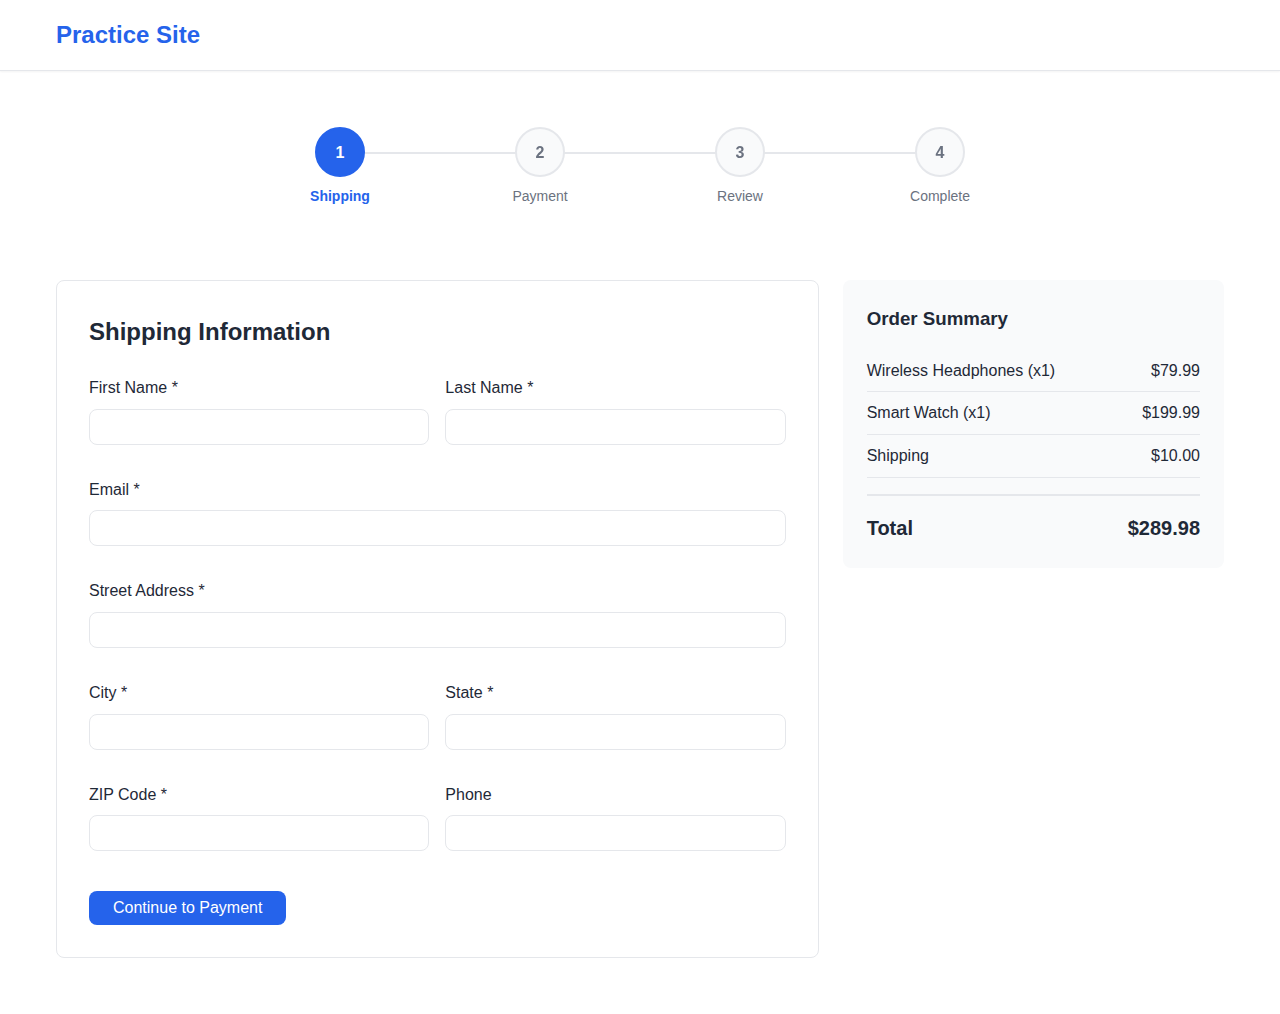
<file: checkout.html>
<!DOCTYPE html>
<html lang="en">
<head>
  <meta charset="UTF-8">
  <meta name="viewport" content="width=device-width, initial-scale=1.0">
  <title>Checkout - Practice Website</title>
    <!-- Google Tag Manager -->
    <script>(function(w,d,s,l,i){w[l]=w[l]||[];w[l].push({'gtm.start':
    new Date().getTime(),event:'gtm.js'});var f=d.getElementsByTagName(s)[0],
    j=d.createElement(s),dl=l!='dataLayer'?'&l='+l:'';j.async=true;j.src=
    'https://www.googletagmanager.com/gtm.js?id='+i+dl;f.parentNode.insertBefore(j,f);
    })(window,document,'script','dataLayer','GTM-MFJF3SZS');</script>
  <!-- End Google Tag Manager -->
  <style>
    /* === CSS Variables (Same as homepage) === */
    :root {
      --color-primary: #2563eb;
      --color-primary-dark: #1e40af;
      --color-secondary: #10b981;
      --color-accent: #f59e0b;
      --color-danger: #ef4444;
      --color-text: #1f2937;
      --color-text-light: #6b7280;
      --color-bg: #ffffff;
      --color-bg-light: #f9fafb;
      --color-border: #e5e7eb;
      --spacing-xs: 0.25rem;
      --spacing-sm: 0.5rem;
      --spacing-md: 1rem;
      --spacing-lg: 1.5rem;
      --spacing-xl: 2rem;
      --spacing-2xl: 3rem;
      --font-main: -apple-system, BlinkMacSystemFont, 'Segoe UI', Roboto, sans-serif;
      --border-radius: 8px;
      --shadow-sm: 0 1px 2px rgba(0, 0, 0, 0.05);
      --shadow-md: 0 4px 6px rgba(0, 0, 0, 0.1);
      --shadow-lg: 0 10px 15px rgba(0, 0, 0, 0.1);
      --transition: all 0.3s ease;
    }

    /* === Reset & Base === */
    * {
      box-sizing: border-box;
      margin: 0;
      padding: 0;
    }

    body {
      font-family: var(--font-main);
      color: var(--color-text);
      background-color: var(--color-bg);
      line-height: 1.6;
    }

    /* === Layout === */
    .container {
      max-width: 1200px;
      margin: 0 auto;
      padding: 0 var(--spacing-md);
    }

    /* === Header === */
    .site-header {
      background-color: var(--color-bg);
      border-bottom: 1px solid var(--color-border);
      box-shadow: var(--shadow-sm);
      padding: var(--spacing-md) 0;
    }

    .site-logo {
      font-size: 1.5rem;
      font-weight: bold;
      color: var(--color-primary);
      text-decoration: none;
    }

    /* === Main Content === */
    .main-content {
      min-height: calc(100vh - 100px);
      padding: var(--spacing-xl) 0;
    }

    /* === Progress Steps === */
    .progress-steps {
      display: flex;
      justify-content: center;
      align-items: center;
      margin-bottom: var(--spacing-2xl);
      padding: var(--spacing-lg) 0;
    }

    .step {
      display: flex;
      flex-direction: column;
      align-items: center;
      position: relative;
      flex: 1;
      max-width: 200px;
    }

    .step-number {
      width: 50px;
      height: 50px;
      border-radius: 50%;
      background-color: var(--color-bg-light);
      border: 2px solid var(--color-border);
      display: flex;
      align-items: center;
      justify-content: center;
      font-weight: bold;
      color: var(--color-text-light);
      margin-bottom: var(--spacing-sm);
      transition: var(--transition);
      z-index: 2;
      position: relative;
    }

    .step.active .step-number {
      background-color: var(--color-primary);
      border-color: var(--color-primary);
      color: white;
    }

    .step.completed .step-number {
      background-color: var(--color-secondary);
      border-color: var(--color-secondary);
      color: white;
    }

    .step.completed .step-number::after {
      content: '✓';
    }

    .step-label {
      font-size: 0.875rem;
      color: var(--color-text-light);
      text-align: center;
    }

    .step.active .step-label {
      color: var(--color-primary);
      font-weight: 600;
    }

    .step::after {
      content: '';
      position: absolute;
      top: 25px;
      left: 50%;
      width: 100%;
      height: 2px;
      background-color: var(--color-border);
      z-index: 1;
    }

    .step:last-child::after {
      display: none;
    }

    .step.completed::after {
      background-color: var(--color-secondary);
    }

    /* === Form Sections === */
    .checkout-section {
      display: none;
    }

    .checkout-section.active {
      display: block;
    }

    .form-card {
      background-color: var(--color-bg);
      border: 1px solid var(--color-border);
      border-radius: var(--border-radius);
      padding: var(--spacing-xl);
      margin-bottom: var(--spacing-lg);
    }

    .form-card h2 {
      margin-bottom: var(--spacing-lg);
      color: var(--color-text);
    }

    .form-grid {
      display: grid;
      grid-template-columns: repeat(auto-fit, minmax(250px, 1fr));
      gap: var(--spacing-md);
    }

    .form-group {
      margin-bottom: var(--spacing-md);
    }

    .form-group.full-width {
      grid-column: 1 / -1;
    }

    .form-label {
      display: block;
      margin-bottom: var(--spacing-sm);
      font-weight: 500;
      color: var(--color-text);
    }

    .form-input,
    .form-select {
      width: 100%;
      padding: var(--spacing-sm) var(--spacing-md);
      border: 1px solid var(--color-border);
      border-radius: var(--border-radius);
      font-size: 1rem;
      font-family: inherit;
      transition: var(--transition);
    }

    .form-input:focus,
    .form-select:focus {
      outline: none;
      border-color: var(--color-primary);
      box-shadow: 0 0 0 3px rgba(37, 99, 235, 0.1);
    }

    /* === Buttons === */
    .btn {
      padding: var(--spacing-sm) var(--spacing-lg);
      border: none;
      border-radius: var(--border-radius);
      font-weight: 500;
      transition: var(--transition);
      cursor: pointer;
      font-size: 1rem;
      display: inline-block;
    }

    .btn-primary {
      background-color: var(--color-primary);
      color: white;
    }

    .btn-primary:hover {
      background-color: var(--color-primary-dark);
    }

    .btn-secondary {
      background-color: var(--color-text-light);
      color: white;
    }

    .btn-secondary:hover {
      background-color: var(--color-text);
    }

    .btn-group {
      display: flex;
      gap: var(--spacing-md);
      margin-top: var(--spacing-lg);
    }

    /* === Order Summary === */
    .order-summary {
      background-color: var(--color-bg-light);
      border-radius: var(--border-radius);
      padding: var(--spacing-lg);
      position: sticky;
      top: var(--spacing-lg);
    }

    .order-summary h3 {
      margin-bottom: var(--spacing-md);
    }

    .order-item {
      display: flex;
      justify-content: space-between;
      padding: var(--spacing-sm) 0;
      border-bottom: 1px solid var(--color-border);
    }

    .order-item:last-child {
      border-bottom: none;
    }

    .order-total {
      display: flex;
      justify-content: space-between;
      padding-top: var(--spacing-md);
      margin-top: var(--spacing-md);
      border-top: 2px solid var(--color-border);
      font-size: 1.25rem;
      font-weight: bold;
    }

    /* === Payment Methods === */
    .payment-methods {
      display: grid;
      gap: var(--spacing-md);
    }

    .payment-option {
      border: 2px solid var(--color-border);
      border-radius: var(--border-radius);
      padding: var(--spacing-md);
      cursor: pointer;
      transition: var(--transition);
      display: flex;
      align-items: center;
      gap: var(--spacing-md);
    }

    .payment-option:hover {
      border-color: var(--color-primary);
      background-color: var(--color-bg-light);
    }

    .payment-option.selected {
      border-color: var(--color-primary);
      background-color: rgba(37, 99, 235, 0.05);
    }

    .payment-option input[type="radio"] {
      width: 20px;
      height: 20px;
      cursor: pointer;
    }

    .payment-details {
      display: none;
      margin-top: var(--spacing-md);
      padding: var(--spacing-md);
      background-color: var(--color-bg-light);
      border-radius: var(--border-radius);
    }

    .payment-details.active {
      display: block;
    }

    /* === Processing Animation === */
    .processing-screen {
      display: none;
      text-align: center;
      padding: var(--spacing-2xl);
    }

    .processing-screen.active {
      display: block;
    }

    .spinner {
      width: 60px;
      height: 60px;
      border: 4px solid var(--color-bg-light);
      border-top-color: var(--color-primary);
      border-radius: 50%;
      animation: spin 1s linear infinite;
      margin: 0 auto var(--spacing-lg);
    }

    @keyframes spin {
      to { transform: rotate(360deg); }
    }

    /* === Thank You Page === */
    .thank-you-page {
      display: none;
      text-align: center;
      padding: var(--spacing-2xl);
    }

    .thank-you-page.active {
      display: block;
    }

    .success-icon {
      width: 100px;
      height: 100px;
      background-color: var(--color-secondary);
      border-radius: 50%;
      display: flex;
      align-items: center;
      justify-content: center;
      margin: 0 auto var(--spacing-lg);
      font-size: 3rem;
      color: white;
    }

    .order-details {
      background-color: var(--color-bg-light);
      border-radius: var(--border-radius);
      padding: var(--spacing-xl);
      margin: var(--spacing-xl) auto;
      max-width: 600px;
      text-align: left;
    }

    .order-details-row {
      display: flex;
      justify-content: space-between;
      padding: var(--spacing-sm) 0;
      border-bottom: 1px solid var(--color-border);
    }

    /* === Responsive === */
    @media (max-width: 768px) {
      .progress-steps {
        flex-direction: column;
      }

      .step::after {
        display: none;
      }

      .form-grid {
        grid-template-columns: 1fr;
      }

      .btn-group {
        flex-direction: column;
      }

      .btn-group button {
        width: 100%;
      }
    }
  </style>
</head>
<body>
  <!-- Google Tag Manager (noscript) -->
<noscript>
  <iframe src="https://www.googletagmanager.com/ns.html?id=GTM-MFJF3SZS" height="0" width="0" style="display:none;visibility:hidden"> 
</iframe>
</noscript>
<!-- End Google Tag Manager (noscript) -->
  <!-- Header -->
  <header class="site-header">
    <div class="container">
      <a href="index.html" class="site-logo">Practice Site</a>
    </div>
  </header>

  <!-- Main Content -->
  <main class="main-content">
    <div class="container">
      <!-- Progress Steps -->
      <div class="progress-steps">
        <div class="step active" data-step="1">
          <div class="step-number">1</div>
          <span class="step-label">Shipping</span>
        </div>
        <div class="step" data-step="2">
          <div class="step-number">2</div>
          <span class="step-label">Payment</span>
        </div>
        <div class="step" data-step="3">
          <div class="step-number">3</div>
          <span class="step-label">Review</span>
        </div>
        <div class="step" data-step="4">
          <div class="step-number">4</div>
          <span class="step-label">Complete</span>
        </div>
      </div>

      <!-- Step 1: Shipping Information -->
      <section class="checkout-section active" data-section="1">
        <div style="display: grid; grid-template-columns: 2fr 1fr; gap: var(--spacing-lg);">
          <div>
            <div class="form-card">
              <h2>Shipping Information</h2>
              <form id="shipping-form">
                <div class="form-grid">
                  <div class="form-group">
                    <label class="form-label" for="first-name">First Name *</label>
                    <input type="text" id="first-name" class="form-input" required>
                  </div>
                  <div class="form-group">
                    <label class="form-label" for="last-name">Last Name *</label>
                    <input type="text" id="last-name" class="form-input" required>
                  </div>
                  <div class="form-group full-width">
                    <label class="form-label" for="email">Email *</label>
                    <input type="email" id="email" class="form-input" required>
                  </div>
                  <div class="form-group full-width">
                    <label class="form-label" for="address">Street Address *</label>
                    <input type="text" id="address" class="form-input" required>
                  </div>
                  <div class="form-group">
                    <label class="form-label" for="city">City *</label>
                    <input type="text" id="city" class="form-input" required>
                  </div>
                  <div class="form-group">
                    <label class="form-label" for="state">State *</label>
                    <input type="text" id="state" class="form-input" required>
                  </div>
                  <div class="form-group">
                    <label class="form-label" for="zip">ZIP Code *</label>
                    <input type="text" id="zip" class="form-input" required>
                  </div>
                  <div class="form-group">
                    <label class="form-label" for="phone">Phone</label>
                    <input type="tel" id="phone" class="form-input">
                  </div>
                </div>
                <div class="btn-group">
                  <button type="submit" class="btn btn-primary">Continue to Payment</button>
                </div>
              </form>
            </div>
          </div>
          <div>
            <div class="order-summary">
              <h3>Order Summary</h3>
              <div class="order-item">
                <span>Wireless Headphones (x1)</span>
                <span>$79.99</span>
              </div>
              <div class="order-item">
                <span>Smart Watch (x1)</span>
                <span>$199.99</span>
              </div>
              <div class="order-item">
                <span>Shipping</span>
                <span>$10.00</span>
              </div>
              <div class="order-total">
                <span>Total</span>
                <span>$289.98</span>
              </div>
            </div>
          </div>
        </div>
      </section>

      <!-- Step 2: Payment Information -->
      <section class="checkout-section" data-section="2">
        <div style="display: grid; grid-template-columns: 2fr 1fr; gap: var(--spacing-lg);">
          <div>
            <div class="form-card">
              <h2>Payment Method</h2>
              <div class="payment-methods">
                <label class="payment-option selected">
                  <input type="radio" name="payment" value="credit" checked>
                  <div>
                    <strong>Credit Card</strong>
                    <p style="color: var(--color-text-light); font-size: 0.875rem;">Pay with Visa, Mastercard, or Amex</p>
                  </div>
                </label>
                <label class="payment-option">
                  <input type="radio" name="payment" value="paypal">
                  <div>
                    <strong>PayPal</strong>
                    <p style="color: var(--color-text-light); font-size: 0.875rem;">Fast and secure payment</p>
                  </div>
                </label>
                <label class="payment-option">
                  <input type="radio" name="payment" value="bank">
                  <div>
                    <strong>Bank Transfer</strong>
                    <p style="color: var(--color-text-light); font-size: 0.875rem;">Direct bank transfer</p>
                  </div>
                </label>
              </div>

              <div class="payment-details active" id="credit-details">
                <form id="payment-form">
                  <div class="form-group">
                    <label class="form-label" for="card-number">Card Number *</label>
                    <input type="text" id="card-number" class="form-input" placeholder="1234 5678 9012 3456" maxlength="19" required>
                  </div>
                  <div class="form-group">
                    <label class="form-label" for="card-name">Cardholder Name *</label>
                    <input type="text" id="card-name" class="form-input" required>
                  </div>
                  <div class="form-grid">
                    <div class="form-group">
                      <label class="form-label" for="expiry">Expiry Date *</label>
                      <input type="text" id="expiry" class="form-input" placeholder="MM/YY" maxlength="5" required>
                    </div>
                    <div class="form-group">
                      <label class="form-label" for="cvv">CVV *</label>
                      <input type="text" id="cvv" class="form-input" placeholder="123" maxlength="4" required>
                    </div>
                  </div>
                  <div class="btn-group">
                    <button type="button" class="btn btn-secondary js-back">Back</button>
                    <button type="submit" class="btn btn-primary">Continue to Review</button>
                  </div>
                </form>
              </div>

              <div class="payment-details" id="paypal-details">
                <p>You will be redirected to PayPal to complete your purchase.</p>
                <div class="btn-group">
                  <button type="button" class="btn btn-secondary js-back">Back</button>
                  <button type="button" class="btn btn-primary js-continue">Continue to Review</button>
                </div>
              </div>

              <div class="payment-details" id="bank-details">
                <p>Bank transfer instructions will be sent to your email after placing the order.</p>
                <div class="btn-group">
                  <button type="button" class="btn btn-secondary js-back">Back</button>
                  <button type="button" class="btn btn-primary js-continue">Continue to Review</button>
                </div>
              </div>
            </div>
          </div>
          <div>
            <div class="order-summary">
              <h3>Order Summary</h3>
              <div class="order-item">
                <span>Wireless Headphones (x1)</span>
                <span>$79.99</span>
              </div>
              <div class="order-item">
                <span>Smart Watch (x1)</span>
                <span>$199.99</span>
              </div>
              <div class="order-item">
                <span>Shipping</span>
                <span>$10.00</span>
              </div>
              <div class="order-total">
                <span>Total</span>
                <span>$289.98</span>
              </div>
            </div>
          </div>
        </div>
      </section>

      <!-- Step 3: Review Order -->
      <section class="checkout-section" data-section="3">
        <div style="display: grid; grid-template-columns: 2fr 1fr; gap: var(--spacing-lg);">
          <div>
            <div class="form-card">
              <h2>Review Your Order</h2>
              
              <h3 style="margin-top: var(--spacing-lg); margin-bottom: var(--spacing-md);">Shipping Address</h3>
              <p id="review-shipping" style="color: var(--color-text-light);"></p>

              <h3 style="margin-top: var(--spacing-lg); margin-bottom: var(--spacing-md);">Payment Method</h3>
              <p id="review-payment" style="color: var(--color-text-light);"></p>

              <h3 style="margin-top: var(--spacing-lg); margin-bottom: var(--spacing-md);">Order Items</h3>
              <div class="order-item">
                <span>Wireless Headphones (x1)</span>
                <span>$79.99</span>
              </div>
              <div class="order-item">
                <span>Smart Watch (x1)</span>
                <span>$199.99</span>
              </div>

              <div class="btn-group">
                <button type="button" class="btn btn-secondary js-back">Back</button>
                <button type="button" class="btn btn-primary js-place-order">Place Order</button>
              </div>
            </div>
          </div>
          <div>
            <div class="order-summary">
              <h3>Order Summary</h3>
              <div class="order-item">
                <span>Wireless Headphones (x1)</span>
                <span>$79.99</span>
              </div>
              <div class="order-item">
                <span>Smart Watch (x1)</span>
                <span>$199.99</span>
              </div>
              <div class="order-item">
                <span>Shipping</span>
                <span>$10.00</span>
              </div>
              <div class="order-total">
                <span>Total</span>
                <span>$289.98</span>
              </div>
            </div>
          </div>
        </div>
      </section>

      <!-- Processing Screen -->
      <section class="checkout-section processing-screen" data-section="processing">
        <div class="spinner"></div>
        <h2>Processing Your Order...</h2>
        <p style="color: var(--color-text-light); margin-top: var(--spacing-md);">Please wait while we confirm your payment</p>
      </section>

      <!-- Thank You Page -->
      <section class="checkout-section thank-you-page" data-section="4">
        <div class="success-icon">✓</div>
        <h1>Thank You for Your Order!</h1>
        <p style="color: var(--color-text-light); margin: var(--spacing-lg) 0; font-size: 1.125rem;">
          Your order has been successfully placed.
        </p>

        <div class="order-details">
          <h3 style="margin-bottom: var(--spacing-md);">Order Details</h3>
          <div class="order-details-row">
            <span>Order Number:</span>
            <strong id="order-number"></strong>
          </div>
          <div class="order-details-row">
            <span>Date:</span>
            <strong id="order-date"></strong>
          </div>
          <div class="order-details-row">
            <span>Total:</span>
            <strong>$289.98</strong>
          </div>
          <div class="order-details-row" style="border: none;">
            <span>Email:</span>
            <strong id="order-email"></strong>
          </div>
        </div>

        <p style="margin: var(--spacing-xl) 0;">
          A confirmation email has been sent to your email address with your order details and tracking information.
        </p>

        <div class="btn-group" style="justify-content: center;">
          <a href="index.html" class="btn btn-primary">Return to Homepage</a>
          <button class="btn btn-secondary">Track Order</button>
        </div>
      </section>
    </div>
  </main>

  <script>
    // Checkout Manager
    class CheckoutManager {
      constructor() {
        this.currentStep = 1;
        this.orderData = {};
        this.init();
      }

      init() {
        this.bindEvents();
      }

      bindEvents() {
        // Shipping form
        document.getElementById('shipping-form').addEventListener('submit', (e) => {
          e.preventDefault();
          this.saveShippingData();
          this.goToStep(2);
        });

        // Payment form
        document.getElementById('payment-form').addEventListener('submit', (e) => {
          e.preventDefault();
          this.savePaymentData();
          this.goToStep(3);
        });

        // Payment method selection
        document.querySelectorAll('input[name="payment"]').forEach(radio => {
          radio.addEventListener('change', (e) => {
            this.handlePaymentMethodChange(e.target.value);
          });
        });

        // Back buttons
        document.querySelectorAll('.js-back').forEach(btn => {
          btn.addEventListener('click', () => {
            this.goToStep(this.currentStep - 1);
          });
        });

        // Continue buttons for non-credit payment methods
        document.querySelectorAll('.js-continue').forEach(btn => {
          btn.addEventListener('click', () => {
            this.savePaymentData();
            this.goToStep(3);
          });
        });

        // Place order button
        document.querySelector('.js-place-order').addEventListener('click', () => {
          this.processOrder();
        });

        // Card number formatting
        document.getElementById('card-number').addEventListener('input', (e) => {
          let value = e.target.value.replace(/\s/g, '');
          let formattedValue = value.match(/.{1,4}/g)?.join(' ') || value;
          e.target.value = formattedValue;
        });

        // Expiry date formatting
        document.getElementById('expiry').addEventListener('input', (e) => {
          let value = e.target.value.replace(/\D/g, '');
          if (value.length >= 2) {
            value = value.substring(0, 2) + '/' + value.substring(2, 4);
          }
          e.target.value = value;
        });
      }

      handlePaymentMethodChange(method) {
        // Update UI
        document.querySelectorAll('.payment-option').forEach(option => {
          option.classList.remove('selected');
        });
        event.target.closest('.payment-option').classList.add('selected');

        // Show appropriate payment details
        document.querySelectorAll('.payment-details').forEach(detail => {
          detail.classList.remove('active');
        });

        if (method === 'credit') {
          document.getElementById('credit-details').classList.add('active');
        } else if (method === 'paypal') {
          document.getElementById('paypal-details').classList.add('active');
        } else if (method === 'bank') {
          document.getElementById('bank-details').classList.add('active');
        }
      }

      saveShippingData() {
        this.orderData.shipping = {
          firstName: document.getElementById('first-name').value,
          lastName: document.getElementById('last-name').value,
          email: document.getElementById('email').value,
          address: document.getElementById('address').value,
          city: document.getElementById('city').value,
          state: document.getElementById('state').value,
          zip: document.getElementById('zip').value,
          phone: document.getElementById('phone').value
        };
      }

      savePaymentData() {
        const paymentMethod = document.querySelector('input[name="payment"]:checked').value;
        this.orderData.payment = {
          method: paymentMethod
        };

        if (paymentMethod === 'credit') {
          this.orderData.payment.cardLast4 = document.getElementById('card-number').value.slice(-4);
        }
      }

      goToStep(step) {
        // Hide all sections
        document.querySelectorAll('.checkout-section').forEach(section => {
          section.classList.remove('active');
        });

        // Show current section
        document.querySelector(`.checkout-section[data-section="${step}"]`).classList.add('active');

        // Update progress steps
        document.querySelectorAll('.step').forEach(stepEl => {
          const stepNum = parseInt(stepEl.dataset.step);
          stepEl.classList.remove('active', 'completed');
          
          if (stepNum < step) {
            stepEl.classList.add('completed');
          } else if (stepNum === step) {
            stepEl.classList.add('active');
          }
        });

        this.currentStep = step;

        // If on review step, populate review data
        if (step === 3) {
          this.populateReview();
        }

        // Scroll to top
        window.scrollTo({ top: 0, behavior: 'smooth' });
      }

      populateReview() {
        const shipping = this.orderData.shipping;
        document.getElementById('review-shipping').innerHTML = `
          ${shipping.firstName} ${shipping.lastName}<br>
          ${shipping.address}<br>
          ${shipping.city}, ${shipping.state} ${shipping.zip}<br>
          ${shipping.email}
        `;

        const payment = this.orderData.payment;
        let paymentText = '';
        if (payment.method === 'credit') {
          paymentText = `Credit Card ending in ${payment.cardLast4}`;
        } else if (payment.method === 'paypal') {
          paymentText = 'PayPal';
        } else if (payment.method === 'bank') {
          paymentText = 'Bank Transfer';
        }
        document.getElementById('review-payment').textContent = paymentText;
      }

      processOrder() {
        // Show processing screen
        this.goToStep('processing');

        // Simulate payment processing (2 seconds)
        setTimeout(() => {
          this.completeOrder();
        }, 2000);
      }

      completeOrder() {
        // Generate order number
        const orderNumber = 'ORD-' + Math.random().toString(36).substr(2, 9).toUpperCase();
        const orderDate = new Date().toLocaleDateString('en-US', {
          year: 'numeric',
          month: 'long',
          day: 'numeric'
        });

        // Populate thank you page
        document.getElementById('order-number').textContent = orderNumber;
        document.getElementById('order-date').textContent = orderDate;
        document.getElementById('order-email').textContent = this.orderData.shipping.email;

        // Show thank you page
        this.goToStep(4);

        // Mark all steps as completed
        document.querySelectorAll('.step').forEach(stepEl => {
          stepEl.classList.add('completed');
        });
      }
    }

    // Initialize checkout
    document.addEventListener('DOMContentLoaded', () => {
      new CheckoutManager();
    });
  </script>
</body>
</html>
</file>
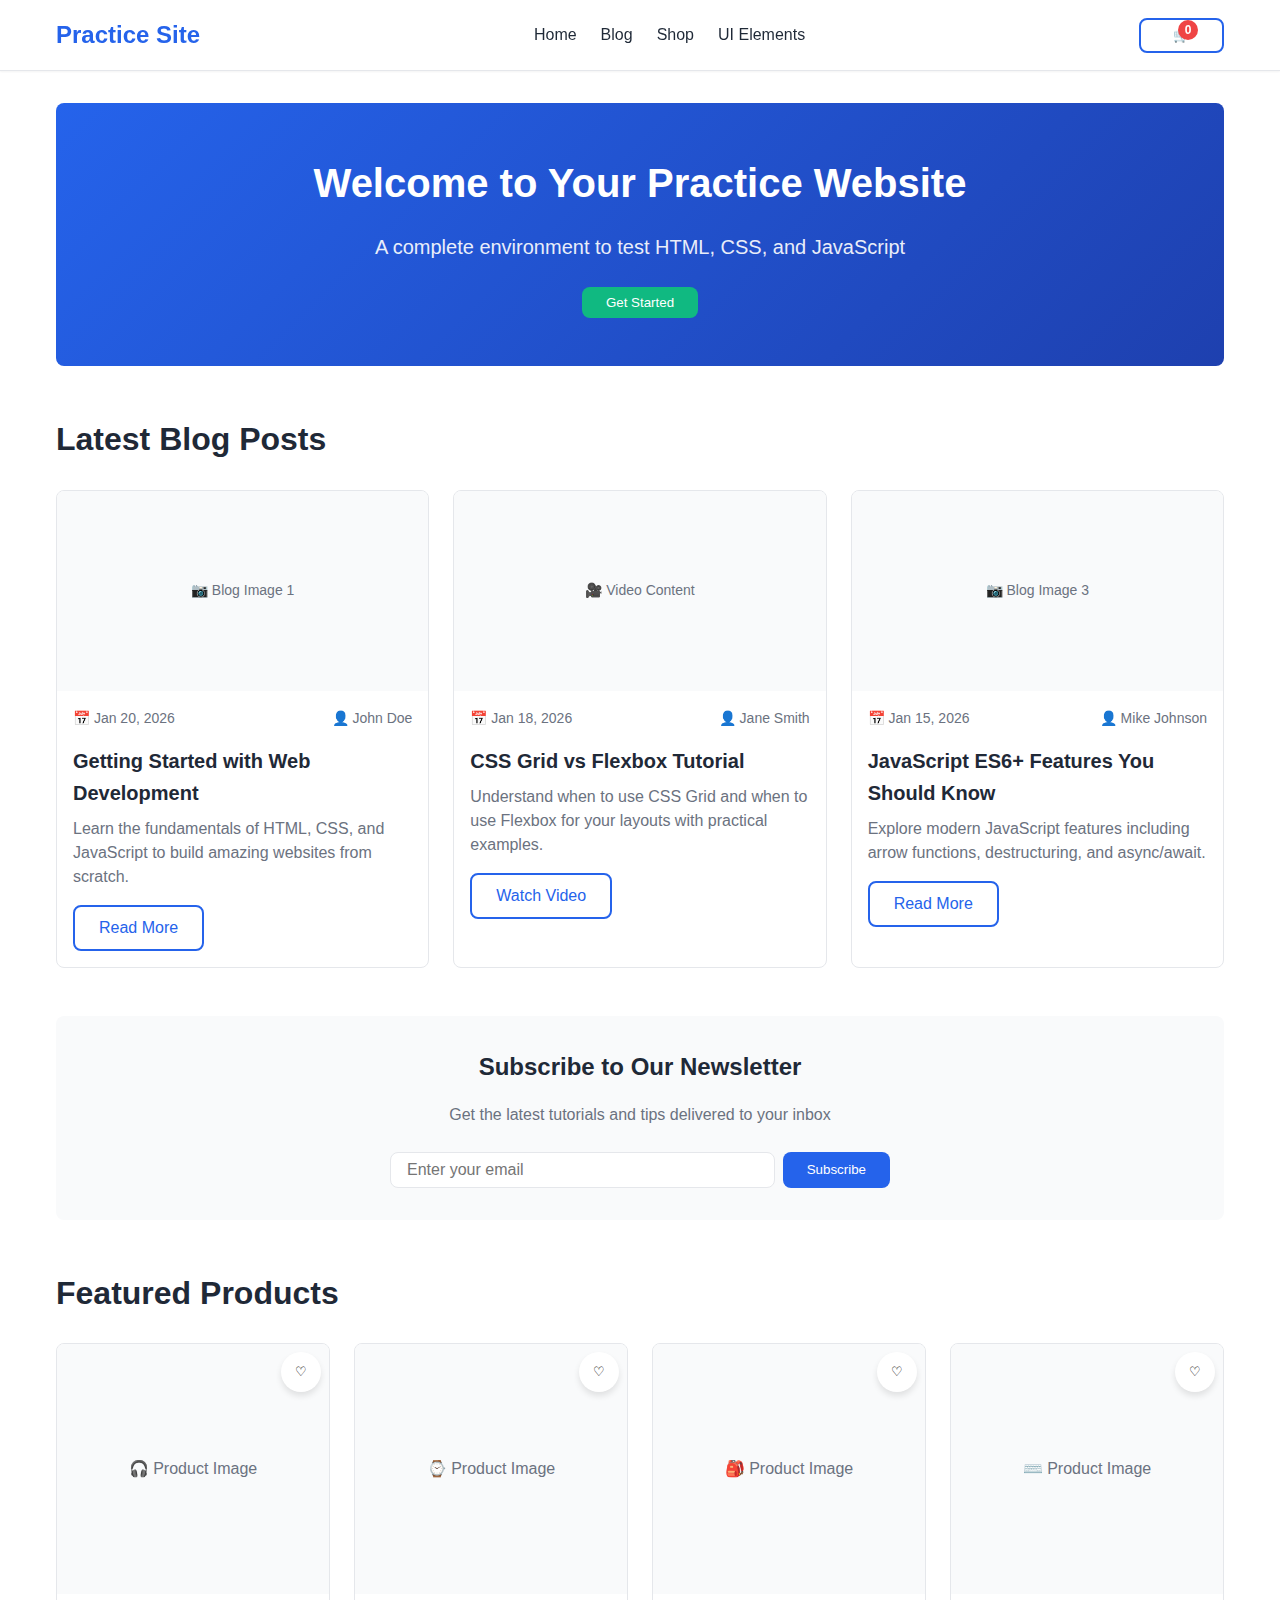
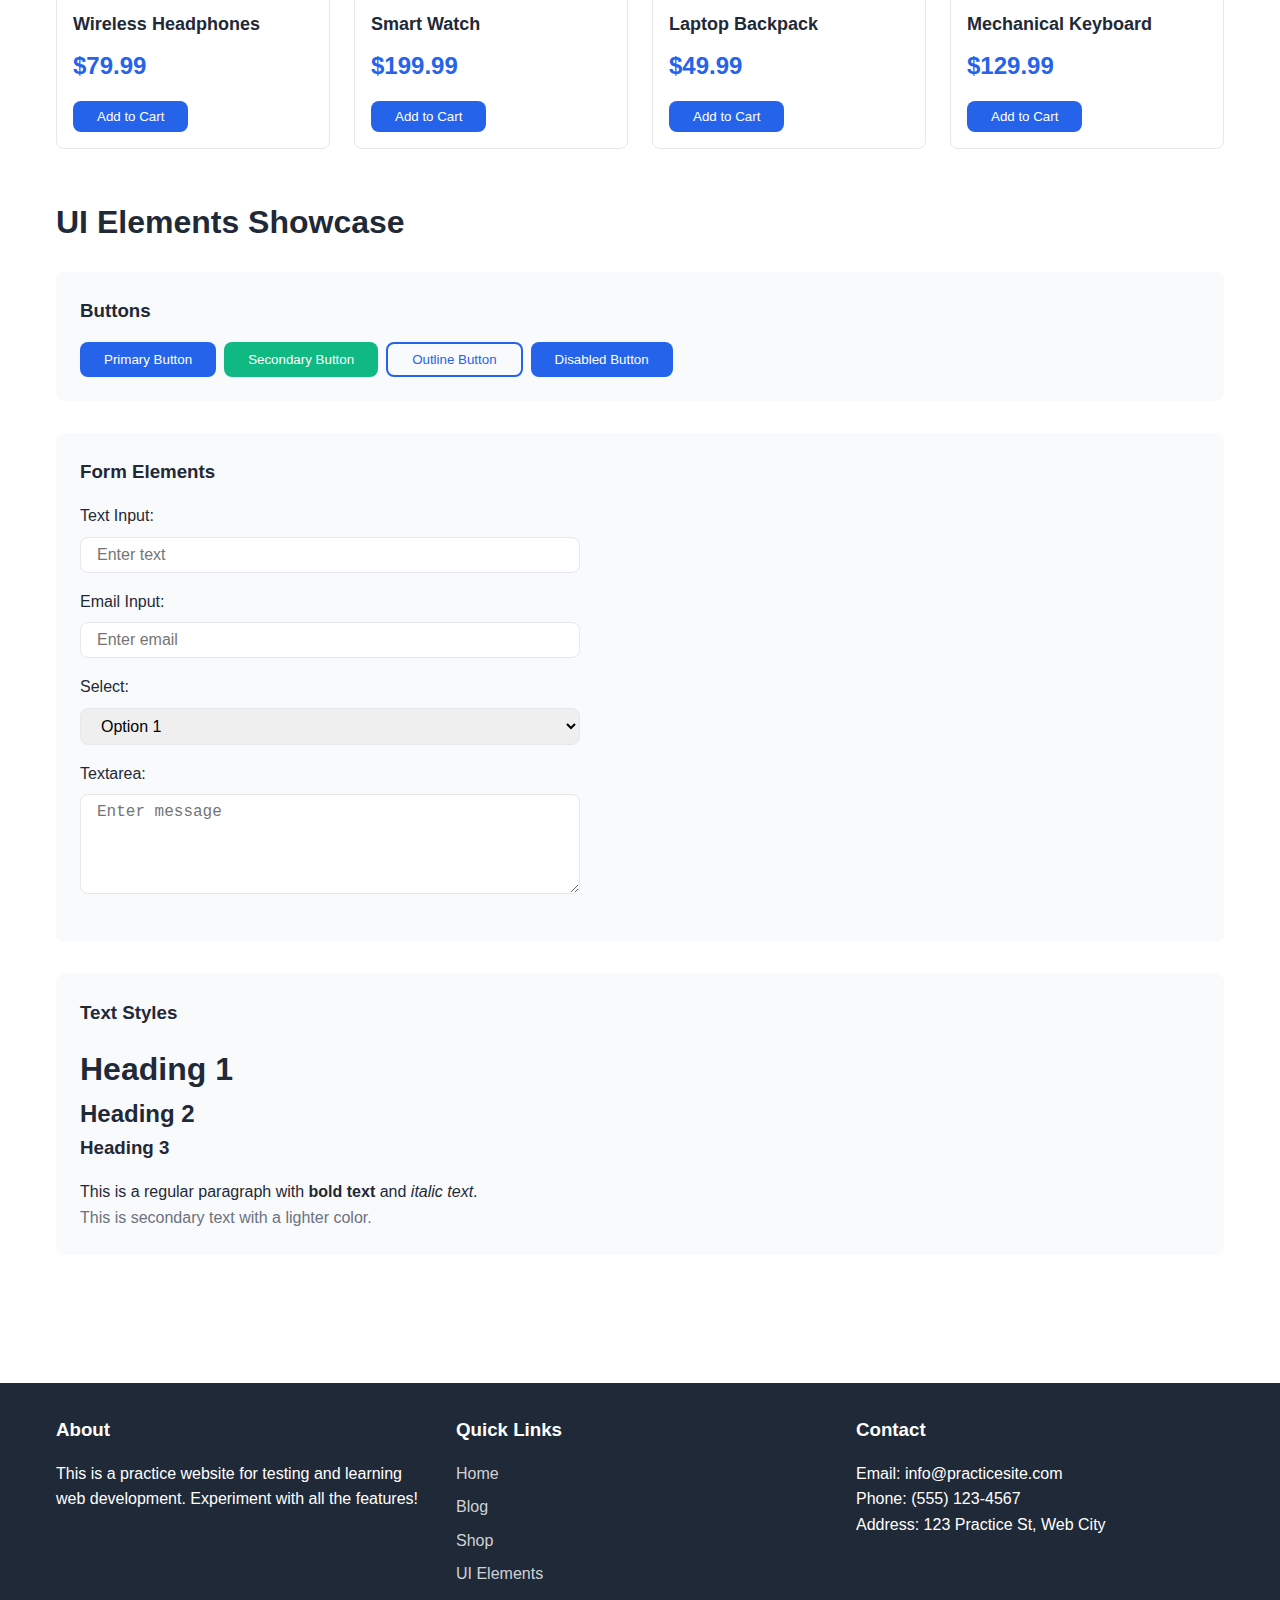
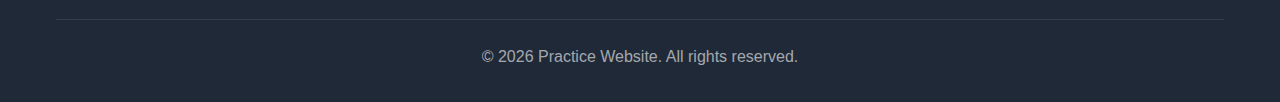
<file: practice-website.html>
<!DOCTYPE html>
<html lang="en">
<head>
  
  <!-- Google Tag Manager -->
    <script>(function(w,d,s,l,i){w[l]=w[l]||[];w[l].push({'gtm.start':
    new Date().getTime(),event:'gtm.js'});var f=d.getElementsByTagName(s)[0],
    j=d.createElement(s),dl=l!='dataLayer'?'&l='+l:'';j.async=true;j.src=
    'https://www.googletagmanager.com/gtm.js?id='+i+dl;f.parentNode.insertBefore(j,f);
    })(window,document,'script','dataLayer','GTM-MFJF3SZS');</script>
  <!-- End Google Tag Manager -->
  <meta charset="UTF-8">
  <meta name="viewport" content="width=device-width, initial-scale=1.0">
  <title>Practice Website - Home</title>
  <style>
    /* === CSS Variables === */
    :root {
      --color-primary: #2563eb;
      --color-primary-dark: #1e40af;
      --color-secondary: #10b981;
      --color-accent: #f59e0b;
      --color-danger: #ef4444;
      --color-text: #1f2937;
      --color-text-light: #6b7280;
      --color-bg: #ffffff;
      --color-bg-light: #f9fafb;
      --color-border: #e5e7eb;
      --spacing-xs: 0.25rem;
      --spacing-sm: 0.5rem;
      --spacing-md: 1rem;
      --spacing-lg: 1.5rem;
      --spacing-xl: 2rem;
      --spacing-2xl: 3rem;
      --font-main: -apple-system, BlinkMacSystemFont, 'Segoe UI', Roboto, sans-serif;
      --border-radius: 8px;
      --shadow-sm: 0 1px 2px rgba(0, 0, 0, 0.05);
      --shadow-md: 0 4px 6px rgba(0, 0, 0, 0.1);
      --shadow-lg: 0 10px 15px rgba(0, 0, 0, 0.1);
      --transition: all 0.3s ease;
    }

    /* === Reset & Base === */
    * {
      box-sizing: border-box;
      margin: 0;
      padding: 0;
    }

    body {
      font-family: var(--font-main);
      color: var(--color-text);
      background-color: var(--color-bg);
      line-height: 1.6;
    }

    img {
      max-width: 100%;
      height: auto;
      display: block;
    }

    button {
      cursor: pointer;
      font-family: inherit;
    }

    /* === Layout === */
    .container {
      max-width: 1200px;
      margin: 0 auto;
      padding: 0 var(--spacing-md);
    }

    /* === Header & Navigation === */
    .site-header {
      background-color: var(--color-bg);
      border-bottom: 1px solid var(--color-border);
      position: sticky;
      top: 0;
      z-index: 1000;
      box-shadow: var(--shadow-sm);
    }

    .main-nav {
      display: flex;
      justify-content: space-between;
      align-items: center;
      padding: var(--spacing-md) 0;
    }

    .site-logo {
      font-size: 1.5rem;
      font-weight: bold;
      color: var(--color-primary);
      text-decoration: none;
    }

    .nav-menu {
      display: flex;
      gap: var(--spacing-lg);
      list-style: none;
    }

    .nav-menu a {
      color: var(--color-text);
      text-decoration: none;
      font-weight: 500;
      transition: var(--transition);
    }

    .nav-menu a:hover {
      color: var(--color-primary);
    }

    .nav-actions {
      display: flex;
      gap: var(--spacing-md);
      align-items: center;
    }

    .cart-icon {
      position: relative;
      padding: var(--spacing-sm);
    }

    .cart-count {
      position: absolute;
      top: 0;
      right: 0;
      background-color: var(--color-danger);
      color: white;
      border-radius: 50%;
      width: 20px;
      height: 20px;
      display: flex;
      align-items: center;
      justify-content: center;
      font-size: 0.75rem;
      font-weight: bold;
    }

    /* === Buttons === */
    .btn {
      padding: var(--spacing-sm) var(--spacing-lg);
      border: none;
      border-radius: var(--border-radius);
      font-weight: 500;
      transition: var(--transition);
      display: inline-block;
      text-decoration: none;
      text-align: center;
    }

    .btn-primary {
      background-color: var(--color-primary);
      color: white;
    }

    .btn-primary:hover {
      background-color: var(--color-primary-dark);
    }

    .btn-secondary {
      background-color: var(--color-secondary);
      color: white;
    }

    .btn-secondary:hover {
      background-color: #059669;
    }

    .btn-outline {
      background-color: transparent;
      border: 2px solid var(--color-primary);
      color: var(--color-primary);
    }

    .btn-outline:hover {
      background-color: var(--color-primary);
      color: white;
    }

    /* === Main Content === */
    .main-content {
      min-height: calc(100vh - 200px);
      padding: var(--spacing-xl) 0;
    }

    .section {
      margin-bottom: var(--spacing-2xl);
    }

    .section-title {
      font-size: 2rem;
      margin-bottom: var(--spacing-lg);
      color: var(--color-text);
    }

    /* === Hero Section === */
    .hero {
      background: linear-gradient(135deg, var(--color-primary) 0%, var(--color-primary-dark) 100%);
      color: white;
      padding: var(--spacing-2xl) 0;
      text-align: center;
      border-radius: var(--border-radius);
      margin-bottom: var(--spacing-2xl);
    }

    .hero h1 {
      font-size: 2.5rem;
      margin-bottom: var(--spacing-md);
    }

    .hero p {
      font-size: 1.25rem;
      margin-bottom: var(--spacing-lg);
      opacity: 0.9;
    }

    /* === Blog Section === */
    .blog-grid {
      display: grid;
      grid-template-columns: repeat(auto-fill, minmax(300px, 1fr));
      gap: var(--spacing-lg);
    }

    .blog-post {
      background-color: var(--color-bg);
      border: 1px solid var(--color-border);
      border-radius: var(--border-radius);
      overflow: hidden;
      transition: var(--transition);
    }

    .blog-post:hover {
      box-shadow: var(--shadow-lg);
      transform: translateY(-4px);
    }

    .blog-post__image {
      width: 100%;
      height: 200px;
      background-color: var(--color-bg-light);
      display: flex;
      align-items: center;
      justify-content: center;
      color: var(--color-text-light);
      font-size: 0.875rem;
    }

    .blog-post__content {
      padding: var(--spacing-md);
    }

    .blog-post__title {
      font-size: 1.25rem;
      margin-bottom: var(--spacing-sm);
      color: var(--color-text);
    }

    .blog-post__excerpt {
      color: var(--color-text-light);
      margin-bottom: var(--spacing-md);
      line-height: 1.5;
    }

    .blog-post__meta {
      display: flex;
      justify-content: space-between;
      font-size: 0.875rem;
      color: var(--color-text-light);
      margin-bottom: var(--spacing-md);
    }

    /* === Newsletter Section === */
    .newsletter {
      background-color: var(--color-bg-light);
      padding: var(--spacing-xl);
      border-radius: var(--border-radius);
      text-align: center;
    }

    .newsletter h2 {
      margin-bottom: var(--spacing-md);
    }

    .newsletter p {
      color: var(--color-text-light);
      margin-bottom: var(--spacing-lg);
    }

    .newsletter-form {
      max-width: 500px;
      margin: 0 auto;
      display: flex;
      gap: var(--spacing-sm);
    }

    .form-input {
      flex: 1;
      padding: var(--spacing-sm) var(--spacing-md);
      border: 1px solid var(--color-border);
      border-radius: var(--border-radius);
      font-size: 1rem;
    }

    .form-input:focus {
      outline: none;
      border-color: var(--color-primary);
    }

    .form-message {
      margin-top: var(--spacing-md);
      padding: var(--spacing-sm) var(--spacing-md);
      border-radius: var(--border-radius);
      display: none;
    }

    .form-message.success {
      background-color: #d1fae5;
      color: #065f46;
      display: block;
    }

    .form-message.error {
      background-color: #fee2e2;
      color: #991b1b;
      display: block;
    }

    /* === Products Section === */
    .products-grid {
      display: grid;
      grid-template-columns: repeat(auto-fill, minmax(250px, 1fr));
      gap: var(--spacing-lg);
    }

    .product-card {
      background-color: var(--color-bg);
      border: 1px solid var(--color-border);
      border-radius: var(--border-radius);
      overflow: hidden;
      transition: var(--transition);
      position: relative;
    }

    .product-card:hover {
      box-shadow: var(--shadow-lg);
    }

    .product-card__image {
      width: 100%;
      height: 250px;
      background-color: var(--color-bg-light);
      display: flex;
      align-items: center;
      justify-content: center;
      color: var(--color-text-light);
    }

    .product-card__content {
      padding: var(--spacing-md);
    }

    .product-card__title {
      font-size: 1.125rem;
      margin-bottom: var(--spacing-sm);
    }

    .product-card__price {
      font-size: 1.5rem;
      font-weight: bold;
      color: var(--color-primary);
      margin-bottom: var(--spacing-md);
    }

    .product-card__actions {
      display: flex;
      gap: var(--spacing-sm);
    }

    .wishlist-btn {
      position: absolute;
      top: var(--spacing-sm);
      right: var(--spacing-sm);
      background-color: white;
      border: none;
      border-radius: 50%;
      width: 40px;
      height: 40px;
      display: flex;
      align-items: center;
      justify-content: center;
      box-shadow: var(--shadow-md);
      transition: var(--transition);
    }

    .wishlist-btn:hover {
      transform: scale(1.1);
    }

    .wishlist-btn.active {
      color: var(--color-danger);
    }

    /* === Cart Page === */
    .cart-section {
      display: none;
    }

    .cart-section.active {
      display: block;
    }

    .cart-items {
      background-color: var(--color-bg);
      border: 1px solid var(--color-border);
      border-radius: var(--border-radius);
      padding: var(--spacing-lg);
      margin-bottom: var(--spacing-lg);
    }

    .cart-item {
      display: flex;
      gap: var(--spacing-md);
      padding: var(--spacing-md);
      border-bottom: 1px solid var(--color-border);
      align-items: center;
    }

    .cart-item:last-child {
      border-bottom: none;
    }

    .cart-item__image {
      width: 80px;
      height: 80px;
      background-color: var(--color-bg-light);
      border-radius: var(--border-radius);
      display: flex;
      align-items: center;
      justify-content: center;
      flex-shrink: 0;
    }

    .cart-item__details {
      flex: 1;
    }

    .cart-item__title {
      font-weight: 600;
      margin-bottom: var(--spacing-xs);
    }

    .cart-item__price {
      color: var(--color-text-light);
    }

    .cart-item__quantity {
      display: flex;
      align-items: center;
      gap: var(--spacing-sm);
    }

    .quantity-btn {
      width: 30px;
      height: 30px;
      border: 1px solid var(--color-border);
      background-color: var(--color-bg);
      border-radius: var(--border-radius);
      font-weight: bold;
    }

    .cart-item__remove {
      background-color: transparent;
      border: none;
      color: var(--color-danger);
      font-weight: 500;
    }

    .cart-summary {
      background-color: var(--color-bg-light);
      padding: var(--spacing-lg);
      border-radius: var(--border-radius);
    }

    .cart-summary__row {
      display: flex;
      justify-content: space-between;
      margin-bottom: var(--spacing-sm);
    }

    .cart-summary__total {
      font-size: 1.5rem;
      font-weight: bold;
      padding-top: var(--spacing-md);
      border-top: 2px solid var(--color-border);
      margin-top: var(--spacing-md);
    }

    /* === UI Elements Section === */
    .ui-showcase {
      display: grid;
      gap: var(--spacing-xl);
    }

    .ui-group {
      padding: var(--spacing-lg);
      background-color: var(--color-bg-light);
      border-radius: var(--border-radius);
    }

    .ui-group h3 {
      margin-bottom: var(--spacing-md);
    }

    .button-group {
      display: flex;
      flex-wrap: wrap;
      gap: var(--spacing-sm);
    }

    /* === Footer === */
    .site-footer {
      background-color: var(--color-text);
      color: white;
      padding: var(--spacing-xl) 0;
      margin-top: var(--spacing-2xl);
    }

    .footer-content {
      display: grid;
      grid-template-columns: repeat(auto-fit, minmax(250px, 1fr));
      gap: var(--spacing-xl);
    }

    .footer-section h3 {
      margin-bottom: var(--spacing-md);
    }

    .footer-section ul {
      list-style: none;
    }

    .footer-section a {
      color: rgba(255, 255, 255, 0.8);
      text-decoration: none;
      display: block;
      margin-bottom: var(--spacing-sm);
    }

    .footer-section a:hover {
      color: white;
    }

    .footer-bottom {
      text-align: center;
      padding-top: var(--spacing-lg);
      margin-top: var(--spacing-lg);
      border-top: 1px solid rgba(255, 255, 255, 0.1);
      color: rgba(255, 255, 255, 0.6);
    }

    /* === Responsive === */
    @media (max-width: 768px) {
      .nav-menu {
        display: none;
      }

      .hero h1 {
        font-size: 1.75rem;
      }

      .blog-grid,
      .products-grid {
        grid-template-columns: 1fr;
      }

      .newsletter-form {
        flex-direction: column;
      }

      .cart-item {
        flex-direction: column;
        align-items: flex-start;
      }
    }

    /* === Utility Classes === */
    .u-hidden {
      display: none;
    }

    .u-text-center {
      text-align: center;
    }

    .u-margin-top {
      margin-top: var(--spacing-lg);
    }
  </style>
</head>
<body>
  <!-- Google Tag Manager (noscript) -->
<noscript>
  <iframe src="https://www.googletagmanager.com/ns.html?id=GTM-MFJF3SZS" height="0" width="0" style="display:none;visibility:hidden"> 
</iframe>
</noscript>
<!-- End Google Tag Manager (noscript) -->
  <!-- Header -->
  <header class="site-header">
    <div class="container">
      <nav class="main-nav">
        <a href="#" class="site-logo">Practice Site</a>
        
        <ul class="nav-menu">
          <li><a href="#home" class="js-nav-link">Home</a></li>
          <li><a href="#blog" class="js-nav-link">Blog</a></li>
          <li><a href="#shop" class="js-nav-link">Shop</a></li>
          <li><a href="#ui" class="js-nav-link">UI Elements</a></li>
        </ul>

        <div class="nav-actions">
          <button class="btn btn-outline js-view-cart">
            <span class="cart-icon">
              🛒
              <span class="cart-count js-cart-count">0</span>
            </span>
          </button>
        </div>
      </nav>
    </div>
  </header>

  <!-- Main Content -->
  <main class="main-content">
    <div class="container">
      <!-- Hero Section -->
      <section id="home" class="hero">
        <h1>Welcome to Your Practice Website</h1>
        <p>A complete environment to test HTML, CSS, and JavaScript</p>
        <button class="btn btn-secondary">Get Started</button>
      </section>

      <!-- Blog Section -->
      <section id="blog" class="section">
        <h2 class="section-title">Latest Blog Posts</h2>
        <div class="blog-grid">
          <article class="blog-post">
            <div class="blog-post__image">📷 Blog Image 1</div>
            <div class="blog-post__content">
              <div class="blog-post__meta">
                <span>📅 Jan 20, 2026</span>
                <span>👤 John Doe</span>
              </div>
              <h3 class="blog-post__title">Getting Started with Web Development</h3>
              <p class="blog-post__excerpt">Learn the fundamentals of HTML, CSS, and JavaScript to build amazing websites from scratch.</p>
              <a href="#" class="btn btn-outline">Read More</a>
            </div>
          </article>

          <article class="blog-post">
            <div class="blog-post__image">🎥 Video Content</div>
            <div class="blog-post__content">
              <div class="blog-post__meta">
                <span>📅 Jan 18, 2026</span>
                <span>👤 Jane Smith</span>
              </div>
              <h3 class="blog-post__title">CSS Grid vs Flexbox Tutorial</h3>
              <p class="blog-post__excerpt">Understand when to use CSS Grid and when to use Flexbox for your layouts with practical examples.</p>
              <a href="#" class="btn btn-outline">Watch Video</a>
            </div>
          </article>

          <article class="blog-post">
            <div class="blog-post__image">📷 Blog Image 3</div>
            <div class="blog-post__content">
              <div class="blog-post__meta">
                <span>📅 Jan 15, 2026</span>
                <span>👤 Mike Johnson</span>
              </div>
              <h3 class="blog-post__title">JavaScript ES6+ Features You Should Know</h3>
              <p class="blog-post__excerpt">Explore modern JavaScript features including arrow functions, destructuring, and async/await.</p>
              <a href="#" class="btn btn-outline">Read More</a>
            </div>
          </article>
        </div>
      </section>

      <!-- Newsletter Section -->
      <section class="section newsletter">
        <h2>Subscribe to Our Newsletter</h2>
        <p>Get the latest tutorials and tips delivered to your inbox</p>
        <form class="newsletter-form js-newsletter-form">
          <input 
            type="email" 
            class="form-input js-email-input" 
            placeholder="Enter your email" 
            required
          >
          <button type="submit" class="btn btn-primary">Subscribe</button>
        </form>
        <div class="form-message js-form-message"></div>
      </section>

      <!-- Shop Section -->
      <section id="shop" class="section">
        <h2 class="section-title">Featured Products</h2>
        <div class="products-grid js-products-grid">
          <div class="product-card" data-product-id="1" data-product-name="Wireless Headphones" data-product-price="79.99">
            <button class="wishlist-btn js-wishlist-btn" data-product-id="1">♡</button>
            <div class="product-card__image">🎧 Product Image</div>
            <div class="product-card__content">
              <h3 class="product-card__title">Wireless Headphones</h3>
              <div class="product-card__price">$79.99</div>
              <div class="product-card__actions">
                <button class="btn btn-primary js-add-to-cart" data-product-id="1">Add to Cart</button>
              </div>
            </div>
          </div>

          <div class="product-card" data-product-id="2" data-product-name="Smart Watch" data-product-price="199.99">
            <button class="wishlist-btn js-wishlist-btn" data-product-id="2">♡</button>
            <div class="product-card__image">⌚ Product Image</div>
            <div class="product-card__content">
              <h3 class="product-card__title">Smart Watch</h3>
              <div class="product-card__price">$199.99</div>
              <div class="product-card__actions">
                <button class="btn btn-primary js-add-to-cart" data-product-id="2">Add to Cart</button>
              </div>
            </div>
          </div>

          <div class="product-card" data-product-id="3" data-product-name="Laptop Backpack" data-product-price="49.99">
            <button class="wishlist-btn js-wishlist-btn" data-product-id="3">♡</button>
            <div class="product-card__image">🎒 Product Image</div>
            <div class="product-card__content">
              <h3 class="product-card__title">Laptop Backpack</h3>
              <div class="product-card__price">$49.99</div>
              <div class="product-card__actions">
                <button class="btn btn-primary js-add-to-cart" data-product-id="3">Add to Cart</button>
              </div>
            </div>
          </div>

          <div class="product-card" data-product-id="4" data-product-name="Mechanical Keyboard" data-product-price="129.99">
            <button class="wishlist-btn js-wishlist-btn" data-product-id="4">♡</button>
            <div class="product-card__image">⌨️ Product Image</div>
            <div class="product-card__content">
              <h3 class="product-card__title">Mechanical Keyboard</h3>
              <div class="product-card__price">$129.99</div>
              <div class="product-card__actions">
                <button class="btn btn-primary js-add-to-cart" data-product-id="4">Add to Cart</button>
              </div>
            </div>
          </div>
        </div>
      </section>

      <!-- Cart Section (Hidden by default) -->
      <section id="cart" class="section cart-section">
        <h2 class="section-title">Shopping Cart</h2>
        <div class="cart-items js-cart-items">
          <p class="u-text-center">Your cart is empty</p>
        </div>
        <div class="cart-summary js-cart-summary u-hidden">
          <div class="cart-summary__row">
            <span>Subtotal:</span>
            <span class="js-subtotal">$0.00</span>
          </div>
          <div class="cart-summary__row">
            <span>Shipping:</span>
            <span>$10.00</span>
          </div>
          <div class="cart-summary__row cart-summary__total">
            <span>Total:</span>
            <span class="js-total">$0.00</span>
          </div>
          <button class="btn btn-primary" style="width: 100%; margin-top: 1rem;">Proceed to Checkout</button>
        </div>
      </section>

      <!-- UI Elements Section -->
      <section id="ui" class="section">
        <h2 class="section-title">UI Elements Showcase</h2>
        
        <div class="ui-showcase">
          <div class="ui-group">
            <h3>Buttons</h3>
            <div class="button-group">
              <button class="btn btn-primary">Primary Button</button>
              <button class="btn btn-secondary">Secondary Button</button>
              <button class="btn btn-outline">Outline Button</button>
              <button class="btn btn-primary" disabled>Disabled Button</button>
            </div>
          </div>

          <div class="ui-group">
            <h3>Form Elements</h3>
            <form style="max-width: 500px;">
              <div style="margin-bottom: 1rem;">
                <label for="text-input" style="display: block; margin-bottom: 0.5rem;">Text Input:</label>
                <input type="text" id="text-input" class="form-input" style="width: 100%;" placeholder="Enter text">
              </div>
              <div style="margin-bottom: 1rem;">
                <label for="email-input" style="display: block; margin-bottom: 0.5rem;">Email Input:</label>
                <input type="email" id="email-input" class="form-input" style="width: 100%;" placeholder="Enter email">
              </div>
              <div style="margin-bottom: 1rem;">
                <label for="select-input" style="display: block; margin-bottom: 0.5rem;">Select:</label>
                <select id="select-input" class="form-input" style="width: 100%;">
                  <option>Option 1</option>
                  <option>Option 2</option>
                  <option>Option 3</option>
                </select>
              </div>
              <div style="margin-bottom: 1rem;">
                <label for="textarea-input" style="display: block; margin-bottom: 0.5rem;">Textarea:</label>
                <textarea id="textarea-input" class="form-input" style="width: 100%; min-height: 100px;" placeholder="Enter message"></textarea>
              </div>
            </form>
          </div>

          <div class="ui-group">
            <h3>Text Styles</h3>
            <h1>Heading 1</h1>
            <h2>Heading 2</h2>
            <h3>Heading 3</h3>
            <p>This is a regular paragraph with <strong>bold text</strong> and <em>italic text</em>.</p>
            <p style="color: var(--color-text-light);">This is secondary text with a lighter color.</p>
          </div>
        </div>
      </section>
    </div>
  </main>

  <!-- Footer -->
  <footer class="site-footer">
    <div class="container">
      <div class="footer-content">
        <div class="footer-section">
          <h3>About</h3>
          <p>This is a practice website for testing and learning web development. Experiment with all the features!</p>
        </div>
        <div class="footer-section">
          <h3>Quick Links</h3>
          <ul>
            <li><a href="#home">Home</a></li>
            <li><a href="#blog">Blog</a></li>
            <li><a href="#shop">Shop</a></li>
            <li><a href="#ui">UI Elements</a></li>
          </ul>
        </div>
        <div class="footer-section">
          <h3>Contact</h3>
          <ul>
            <li>Email: info@practicesite.com</li>
            <li>Phone: (555) 123-4567</li>
            <li>Address: 123 Practice St, Web City</li>
          </ul>
        </div>
      </div>
      <div class="footer-bottom">
        <p>&copy; 2026 Practice Website. All rights reserved.</p>
      </div>
    </div>
  </footer>

  <script>
    // === Shopping Cart Manager ===
    class ShoppingCart {
      constructor() {
        this.items = [];
        this.wishlist = [];
        this.init();
      }

      init() {
        this.loadFromMemory();
        this.bindEvents();
        this.updateDisplay();
      }

      bindEvents() {
        // Add to cart buttons
        document.querySelectorAll('.js-add-to-cart').forEach(button => {
          button.addEventListener('click', (e) => this.handleAddToCart(e));
        });

        // Wishlist buttons
        document.querySelectorAll('.js-wishlist-btn').forEach(button => {
          button.addEventListener('click', (e) => this.handleWishlist(e));
        });

        // View cart button
        document.querySelector('.js-view-cart').addEventListener('click', () => {
          this.showCart();
        });

        // Navigation links
        document.querySelectorAll('.js-nav-link').forEach(link => {
          link.addEventListener('click', (e) => {
            e.preventDefault();
            this.hideCart();
            const targetId = e.target.getAttribute('href').substring(1);
            document.getElementById(targetId)?.scrollIntoView({ behavior: 'smooth' });
</file>
